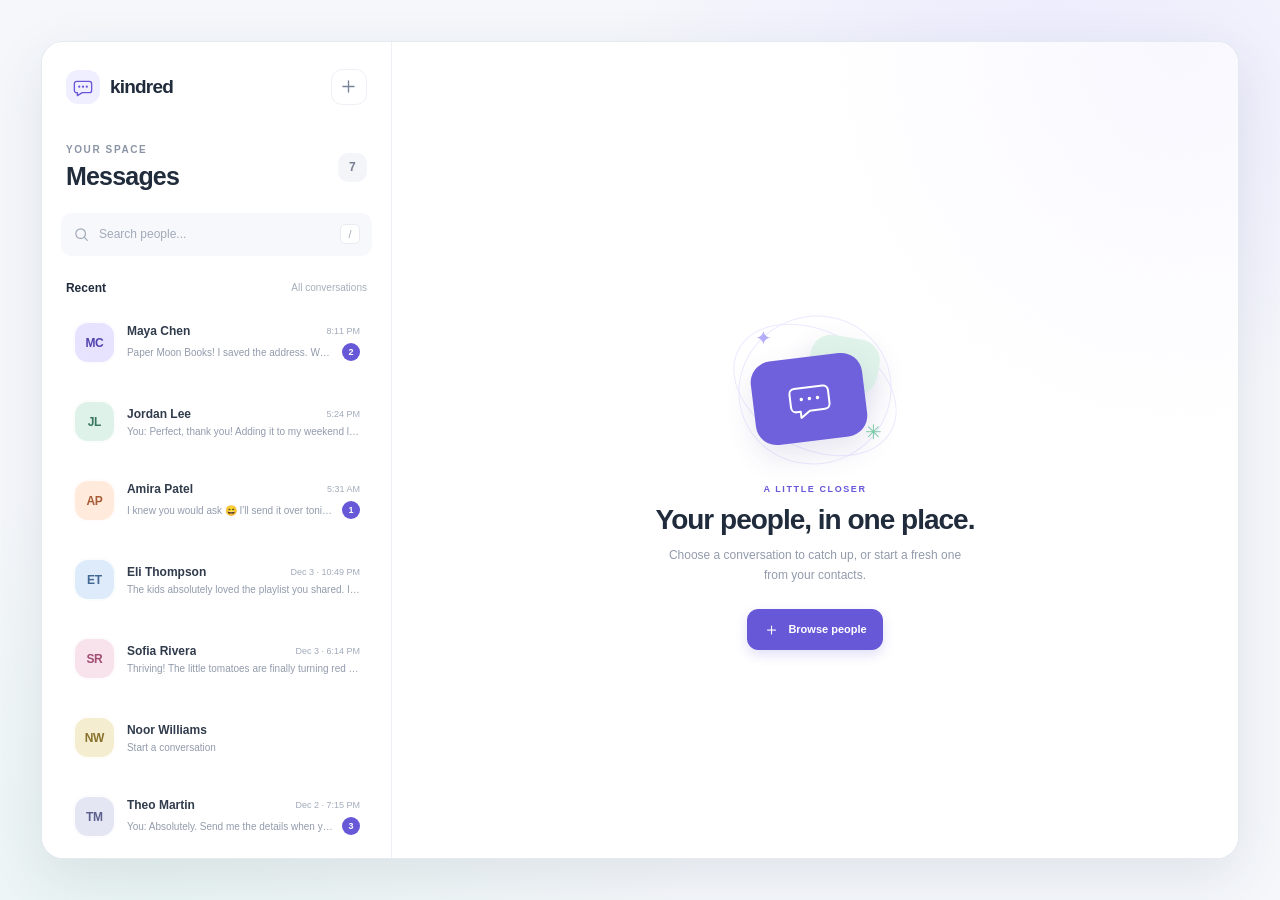
<file: index.html>
<!doctype html>
<html lang="en">
  <head>
    <meta charset="utf-8">
    <meta name="viewport" content="width=device-width, initial-scale=1">
    <meta name="theme-color" content="#f5f7fb">
    <meta name="description" content="A simple, friendly chat app demo that saves conversations on your device.">
    <title>Kindred — your conversations</title>
    <link rel="stylesheet" href="assets/css/style.css">
    <script src="assets/js/app.js" defer></script>
  </head>
  <body>
    <main class="app-shell" id="appShell" data-view="contacts">
      <aside class="contacts-panel" aria-label="Your contacts">
        <header class="contacts-header">
          <a class="brand" href="#" aria-label="Kindred home">
            <span class="brand-mark" aria-hidden="true">
              <svg viewBox="0 0 32 32" focusable="false">
                <path d="M7.5 8.5h17a3 3 0 0 1 3 3v9a3 3 0 0 1-3 3H15l-6.5 4v-4h-1a3 3 0 0 1-3-3v-9a3 3 0 0 1 3-3Z"></path>
                <path d="M11 15.5h.01M16 15.5h.01M21 15.5h.01"></path>
              </svg>
            </span>
            <span>kindred</span>
          </a>
          <button class="icon-button compose-button" id="composeButton" type="button" aria-label="Start a conversation" title="Start a conversation">
            <svg viewBox="0 0 24 24" aria-hidden="true" focusable="false">
              <path d="M12 5v14M5 12h14"></path>
            </svg>
          </button>
        </header>

        <div class="contacts-title">
          <div>
            <p class="eyebrow">YOUR SPACE</p>
            <h1>Messages</h1>
          </div>
          <span class="contact-count" id="contactCount" aria-label="0 contacts">0</span>
        </div>

        <label class="search-box" for="contactSearch">
          <svg viewBox="0 0 24 24" aria-hidden="true" focusable="false">
            <circle cx="10.8" cy="10.8" r="6.8"></circle>
            <path d="m16 16 4.2 4.2"></path>
          </svg>
          <span class="visually-hidden">Search contacts</span>
          <input id="contactSearch" type="search" placeholder="Search people..." autocomplete="off">
          <kbd aria-hidden="true">/</kbd>
        </label>

        <div class="list-label">
          <h2>Recent</h2>
          <span>All conversations</span>
        </div>
        <nav class="contact-list" id="contactList" aria-label="Conversations"></nav>
        <p class="contact-empty" id="contactEmpty" hidden>No people match that search. Try another name.</p>

        <footer class="contacts-footer">
          <span class="device-icon" aria-hidden="true">
            <svg viewBox="0 0 20 20" focusable="false">
              <rect x="4" y="2.5" width="12" height="15" rx="2"></rect>
              <path d="M8 14.5h4"></path>
            </svg>
          </span>
          <span>Saved on this device</span>
          <span class="privacy-dot" aria-hidden="true"></span>
        </footer>
      </aside>

      <section class="conversation-panel" aria-label="Conversation">
        <div class="empty-conversation" id="emptyConversation">
          <div class="empty-art" aria-hidden="true">
            <span class="art-orbit orbit-one"></span>
            <span class="art-orbit orbit-two"></span>
            <span class="art-bubble bubble-back"></span>
            <span class="art-bubble bubble-front">
              <svg viewBox="0 0 48 48" focusable="false">
                <path d="M10 12h28a5 5 0 0 1 5 5v13a5 5 0 0 1-5 5H23l-9 6v-6h-4a5 5 0 0 1-5-5V17a5 5 0 0 1 5-5Z"></path>
                <path d="M16 23h.01M24 23h.01M32 23h.01"></path>
              </svg>
            </span>
            <span class="art-sparkle sparkle-one">✦</span>
            <span class="art-sparkle sparkle-two">✳</span>
          </div>
          <p class="eyebrow">A LITTLE CLOSER</p>
          <h2 id="emptyHeading">Your people, in one place.</h2>
          <p class="empty-copy" id="emptyCopy">Choose a conversation to catch up, or start a fresh one from your contacts.</p>
          <button class="primary-button empty-action" id="emptyAction" type="button">
            <span aria-hidden="true">＋</span> Browse people
          </button>
        </div>

        <div class="chat-view" id="chatView" hidden>
          <header class="chat-header">
            <button class="icon-button back-button" id="backButton" type="button" aria-label="Back to contacts">
              <svg viewBox="0 0 24 24" aria-hidden="true" focusable="false">
                <path d="m15 18-6-6 6-6M9 12h11"></path>
              </svg>
            </button>
            <div class="chat-person" id="chatPerson"></div>
            <button class="clear-button" id="clearButton" type="button" disabled>
              <svg viewBox="0 0 20 20" aria-hidden="true" focusable="false">
                <path d="M4.5 6h11M8 6V4h4v2m2 0-.6 10H6.6L6 6m2.5 3v4m3-4v4"></path>
              </svg>
              <span>Clear chat</span>
            </button>
          </header>

          <div class="conversation-intro" id="conversationIntro"></div>
          <div class="message-area" id="messageArea">
            <div class="message-list" id="messageList" role="log" aria-label="Messages" aria-live="polite" aria-relevant="additions text"></div>
          </div>
          <div class="composer-wrap">
            <form class="composer" id="messageForm">
              <label class="visually-hidden" for="messageInput">Write a message</label>
              <textarea id="messageInput" name="message" rows="1" maxlength="2000" placeholder="Write a message..." disabled></textarea>
              <div class="composer-actions">
                <span class="composer-hint">Enter to send <span aria-hidden="true">·</span> Shift + Enter for a new line</span>
                <button class="send-button" id="sendButton" type="submit" disabled aria-label="Send message">
                  <span>Send</span>
                  <svg viewBox="0 0 20 20" aria-hidden="true" focusable="false">
                    <path d="m3.5 10 13-6-4.8 12-2-5.3L3.5 10Z"></path>
                    <path d="m9.7 10.7 6.8-6.6"></path>
                  </svg>
                </button>
              </div>
            </form>
            <p class="local-note">A quiet place to talk. Messages stay in this browser.</p>
          </div>
        </div>
      </section>

      <p class="app-notice" id="appNotice" role="status" aria-live="polite" hidden></p>
    </main>
  </body>
</html>
</file>
<file: assets/css/style.css>
:root {
  color-scheme: light;
  --ink: #202b3c;
  --muted: #8a94a5;
  --soft-muted: #a7afbc;
  --line: #edf0f5;
  --panel: #fff;
  --canvas: #f5f7fb;
  --accent: #6758d8;
  --accent-dark: #5547c4;
  --accent-soft: #f0efff;
  --green: #41af86;
  --shadow: 0 18px 55px rgb(44 55 82 / 10%);
  font-family: "Aptos", "Segoe UI", sans-serif;
  font-synthesis: none;
  text-rendering: optimizeLegibility;
}

* {
  box-sizing: border-box;
}

body {
  min-width: 320px;
  min-height: 100vh;
  margin: 0;
  padding: clamp(14px, 3.2vw, 42px);
  color: var(--ink);
  background:
    radial-gradient(ellipse at 82% 10%, rgb(226 224 255 / 54%), transparent 30%),
    radial-gradient(ellipse at 12% 100%, rgb(224 242 237 / 55%), transparent 34%),
    var(--canvas);
}

button,
input,
textarea {
  font: inherit;
}

button {
  color: inherit;
}

button:focus-visible,
a:focus-visible,
input:focus-visible,
textarea:focus-visible {
  outline: 3px solid rgb(103 88 216 / 45%);
  outline-offset: 3px;
}

.app-shell {
  display: grid;
  grid-template-columns: minmax(290px, 350px) minmax(0, 1fr);
  width: min(1200px, 100%);
  height: min(820px, calc(100vh - clamp(28px, 6.4vw, 84px)));
  min-height: 580px;
  margin: auto;
  overflow: hidden;
  background: var(--panel);
  border: 1px solid rgb(227 231 239 / 90%);
  border-radius: 22px;
  box-shadow: var(--shadow);
}

.contacts-panel {
  z-index: 1;
  display: flex;
  min-width: 0;
  flex-direction: column;
  padding: 27px 19px 17px;
  background: #fff;
  border-right: 1px solid var(--line);
}

.contacts-header,
.contacts-title,
.list-label,
.chat-header,
.composer-actions {
  display: flex;
  align-items: center;
  justify-content: space-between;
}

.contacts-header {
  padding: 0 5px;
}

.brand {
  display: inline-flex;
  align-items: center;
  gap: 10px;
  color: var(--ink);
  font-family: "Aptos Display", "Segoe UI", sans-serif;
  font-size: 19px;
  font-weight: 800;
  letter-spacing: -0.8px;
  text-decoration: none;
}

.brand-mark {
  display: grid;
  width: 34px;
  height: 34px;
  place-items: center;
  background: var(--accent-soft);
  border-radius: 12px;
}

.brand-mark svg {
  width: 24px;
  fill: none;
  stroke: var(--accent);
  stroke-linecap: round;
  stroke-linejoin: round;
  stroke-width: 1.8;
}

.brand-mark svg path:last-child {
  stroke-width: 3;
}

.icon-button {
  display: inline-grid;
  width: 38px;
  height: 38px;
  flex: 0 0 auto;
  place-items: center;
  padding: 0;
  color: #788397;
  background: #fff;
  border: 1px solid var(--line);
  border-radius: 12px;
  cursor: pointer;
  transition: color 160ms ease, background 160ms ease, border-color 160ms ease, transform 160ms ease;
}

.icon-button:hover:not(:disabled) {
  color: var(--accent);
  background: var(--accent-soft);
  border-color: #e2dfff;
  transform: translateY(-1px);
}

.icon-button:active:not(:disabled) {
  transform: translateY(0);
}

.icon-button:disabled,
.send-button:disabled,
.clear-button:disabled {
  color: #bec4cf;
  background: #fafbfc;
  border-color: #eff1f4;
  cursor: not-allowed;
}

.icon-button svg,
.clear-button svg,
.send-button svg,
.search-box svg,
.device-icon svg {
  width: 19px;
  fill: none;
  stroke: currentColor;
  stroke-linecap: round;
  stroke-linejoin: round;
  stroke-width: 1.7;
}

.compose-button {
  width: 36px;
  height: 36px;
  border-radius: 11px;
}

.contacts-title {
  margin: 39px 5px 22px;
}

.eyebrow {
  margin: 0 0 7px;
  color: var(--muted);
  font-size: 10px;
  font-weight: 700;
  letter-spacing: 1.6px;
}

h1,
h2,
p {
  margin-top: 0;
}

.contacts-title h1 {
  margin: 0;
  font-family: "Aptos Display", "Segoe UI", sans-serif;
  font-size: 25px;
  font-weight: 700;
  letter-spacing: -0.8px;
}

.contact-count {
  display: grid;
  width: 29px;
  height: 29px;
  place-items: center;
  color: #767f91;
  background: #f3f5f9;
  border-radius: 10px;
  font-size: 12px;
  font-weight: 700;
}

.search-box {
  display: flex;
  height: 43px;
  align-items: center;
  gap: 9px;
  padding: 0 11px;
  color: #a1aaba;
  background: #f7f8fb;
  border: 1px solid transparent;
  border-radius: 11px;
  transition: border-color 160ms ease, background 160ms ease;
}

.search-box:focus-within {
  background: #fff;
  border-color: #c9c3ff;
}

.search-box svg {
  width: 17px;
  flex: 0 0 auto;
}

.search-box input {
  width: 100%;
  min-width: 0;
  padding: 0;
  color: var(--ink);
  background: transparent;
  border: 0;
  outline: 0;
  font-size: 12px;
}

.search-box input::placeholder {
  color: #a1aaba;
}

.search-box kbd {
  display: grid;
  width: 20px;
  height: 20px;
  flex: 0 0 auto;
  place-items: center;
  color: #a1aaba;
  background: #fff;
  border: 1px solid #e8ebf1;
  border-radius: 5px;
  font-family: inherit;
  font-size: 11px;
}

.list-label {
  margin: 25px 5px 10px;
}

.list-label h2 {
  margin: 0;
  font-size: 12px;
  font-weight: 700;
}

.list-label span {
  color: var(--soft-muted);
  font-size: 10px;
}

.contact-list {
  display: flex;
  min-height: 0;
  flex: 1;
  flex-direction: column;
  gap: 3px;
  overflow-y: auto;
  padding: 0 2px 6px;
  scrollbar-color: #dce1ea transparent;
  scrollbar-width: thin;
}

.contact-item {
  position: relative;
  display: flex;
  width: 100%;
  min-height: 76px;
  align-items: center;
  gap: 11px;
  padding: 10px 9px;
  text-align: left;
  background: transparent;
  border: 1px solid transparent;
  border-radius: 13px;
  cursor: pointer;
  transition: background 150ms ease, border-color 150ms ease;
}

.contact-item:hover {
  background: #f8f8fc;
}

.contact-item[aria-current="true"] {
  background: #f3f2ff;
  border-color: #e7e4ff;
}

.avatar {
  display: grid;
  width: 43px;
  height: 43px;
  flex: 0 0 auto;
  place-items: center;
  color: var(--avatar-ink, #5142ad);
  background: var(--avatar-bg, #e8e4ff);
  border: 2px solid rgb(255 255 255 / 88%);
  border-radius: 15px;
  font-family: "Aptos Display", "Segoe UI", sans-serif;
  font-size: 12px;
  font-weight: 800;
  letter-spacing: -0.3px;
}

.contact-copy {
  display: grid;
  min-width: 0;
  flex: 1;
  gap: 5px;
}

.contact-topline,
.contact-bottomline {
  display: flex;
  min-width: 0;
  align-items: center;
  justify-content: space-between;
  gap: 7px;
}

.contact-name {
  overflow: hidden;
  color: #303b4c;
  font-size: 12px;
  font-weight: 700;
  text-overflow: ellipsis;
  white-space: nowrap;
}

.contact-time {
  flex: 0 0 auto;
  color: #a1aaba;
  font-size: 9px;
}

.contact-preview {
  overflow: hidden;
  color: #929bac;
  font-size: 10px;
  text-overflow: ellipsis;
  white-space: nowrap;
}

.unread-badge {
  display: grid;
  min-width: 18px;
  height: 18px;
  flex: 0 0 auto;
  place-items: center;
  padding: 0 5px;
  color: #fff;
  background: var(--accent);
  border-radius: 9px;
  font-size: 9px;
  font-weight: 700;
}

.contact-empty {
  padding: 15px 9px;
  color: var(--muted);
  font-size: 12px;
  line-height: 1.6;
}

.contacts-footer {
  display: flex;
  align-items: center;
  gap: 8px;
  padding: 14px 5px 2px;
  color: #8b95a5;
  border-top: 1px solid var(--line);
  font-size: 10px;
}

.device-icon {
  display: grid;
  width: 24px;
  height: 24px;
  place-items: center;
  color: var(--accent);
  background: var(--accent-soft);
  border-radius: 8px;
}

.device-icon svg {
  width: 13px;
  stroke-width: 1.6;
}

.privacy-dot {
  width: 6px;
  height: 6px;
  margin-left: auto;
  background: var(--green);
  border-radius: 50%;
}

.conversation-panel {
  position: relative;
  display: flex;
  min-width: 0;
  flex-direction: column;
  overflow: hidden;
  background:
    radial-gradient(ellipse at 93% 0%, rgb(245 243 255 / 63%), transparent 33%),
    #fff;
}

.empty-conversation {
  display: flex;
  width: min(420px, 90%);
  flex: 1;
  flex-direction: column;
  align-items: center;
  justify-content: center;
  align-self: center;
  padding: 30px;
  text-align: center;
}

.empty-art {
  position: relative;
  width: 174px;
  height: 158px;
  margin-bottom: 15px;
}

.art-orbit {
  position: absolute;
  border: 1px solid #eceaff;
  border-radius: 50%;
}

.orbit-one {
  inset: 5px 10px;
  transform: rotate(-23deg);
}

.orbit-two {
  inset: 20px 0;
  transform: rotate(28deg);
}

.art-bubble {
  position: absolute;
  display: grid;
  place-items: center;
  border-radius: 21px;
  box-shadow: 0 12px 30px rgb(64 56 142 / 13%);
}

.bubble-back {
  top: 26px;
  right: 23px;
  width: 70px;
  height: 55px;
  background: #dff3ea;
  transform: rotate(10deg);
}

.bubble-front {
  top: 46px;
  left: 25px;
  width: 112px;
  height: 84px;
  background: #6f60dc;
  transform: rotate(-7deg);
}

.bubble-front svg {
  width: 49px;
  fill: none;
  stroke: #fff;
  stroke-linecap: round;
  stroke-linejoin: round;
  stroke-width: 2;
}

.bubble-front svg path:last-child {
  stroke-width: 3.4;
}

.art-sparkle {
  position: absolute;
  color: #b4aefa;
  font-size: 20px;
}

.sparkle-one {
  top: 15px;
  left: 27px;
}

.sparkle-two {
  right: 20px;
  bottom: 25px;
  color: #7cc9a9;
}

.empty-conversation .eyebrow {
  margin-bottom: 10px;
  color: var(--accent);
  font-size: 9px;
}

.empty-conversation h2 {
  max-width: 320px;
  margin: 0 0 9px;
  font-family: "Aptos Display", "Segoe UI", sans-serif;
  font-size: clamp(22px, 2.4vw, 28px);
  font-weight: 700;
  letter-spacing: -1px;
}

.empty-copy {
  max-width: 310px;
  margin: 0 0 23px;
  color: #929bac;
  font-size: 12px;
  line-height: 1.7;
}

.primary-button,
.send-button {
  display: inline-flex;
  min-height: 41px;
  align-items: center;
  justify-content: center;
  gap: 8px;
  padding: 0 15px;
  color: #fff;
  background: var(--accent);
  border: 1px solid var(--accent);
  border-radius: 11px;
  box-shadow: 0 5px 12px rgb(103 88 216 / 19%);
  cursor: pointer;
  font-size: 11px;
  font-weight: 700;
  transition: background 150ms ease, transform 150ms ease, box-shadow 150ms ease;
}

.primary-button:hover:not(:disabled),
.send-button:hover:not(:disabled) {
  background: var(--accent-dark);
  box-shadow: 0 7px 15px rgb(103 88 216 / 25%);
  transform: translateY(-1px);
}

.primary-button:active:not(:disabled),
.send-button:active:not(:disabled) {
  transform: translateY(0);
}

.empty-action span {
  font-size: 17px;
  font-weight: 400;
}

.chat-view {
  display: flex;
  min-height: 0;
  flex: 1;
  flex-direction: column;
}

.chat-view[hidden],
.empty-conversation[hidden] {
  display: none;
}

.chat-header {
  min-height: 82px;
  gap: 12px;
  padding: 15px 27px;
  background: rgb(255 255 255 / 82%);
  border-bottom: 1px solid var(--line);
}

.back-button {
  display: none;
}

.chat-person {
  display: flex;
  min-width: 0;
  flex: 1;
  align-items: center;
  gap: 12px;
}

.chat-person .avatar {
  width: 45px;
  height: 45px;
  border-radius: 16px;
}

.chat-person-copy {
  min-width: 0;
}

.chat-person-copy h2 {
  overflow: hidden;
  margin: 0 0 4px;
  font-family: "Manrope", "Segoe UI", sans-serif;
  font-size: 14px;
  font-weight: 700;
  text-overflow: ellipsis;
  white-space: nowrap;
}

.chat-person-copy p {
  margin: 0;
  color: #9aa3b1;
  font-size: 10px;
}

.clear-button {
  display: inline-flex;
  min-height: 35px;
  align-items: center;
  gap: 6px;
  padding: 0 10px;
  color: #8b95a5;
  background: #fff;
  border: 1px solid #eceff4;
  border-radius: 9px;
  cursor: pointer;
  font-size: 10px;
  font-weight: 600;
  transition: background 150ms ease, color 150ms ease, border-color 150ms ease;
}

.clear-button svg {
  width: 15px;
}

.clear-button:hover:not(:disabled) {
  color: #c65562;
  background: #fff7f7;
  border-color: #f2d9dc;
}

.conversation-intro {
  padding: 13px 20px 9px;
  color: #a0a8b5;
  font-size: 10px;
  text-align: center;
}

.message-area {
  display: flex;
  min-height: 0;
  flex: 1;
  flex-direction: column;
  overflow-y: auto;
  padding: 12px clamp(18px, 5vw, 68px) 25px;
  scrollbar-color: #dce1ea transparent;
  scrollbar-width: thin;
}

.message-list {
  display: flex;
  min-height: 100%;
  flex-direction: column;
  gap: 17px;
}

.message-empty {
  display: flex;
  min-height: 210px;
  flex: 1;
  flex-direction: column;
  align-items: center;
  justify-content: center;
  color: #a0a8b5;
  text-align: center;
}

.message-empty-mark {
  display: grid;
  width: 44px;
  height: 44px;
  place-items: center;
  margin-bottom: 12px;
  color: var(--accent);
  background: var(--accent-soft);
  border-radius: 15px;
  font-size: 20px;
}

.message-empty strong {
  margin-bottom: 5px;
  color: #596477;
  font-size: 12px;
}

.message-empty span {
  font-size: 10px;
}

.message-row {
  display: flex;
  align-items: flex-end;
  gap: 8px;
}

.message-row.outgoing {
  justify-content: flex-end;
}

.message-avatar {
  display: grid;
  width: 25px;
  height: 25px;
  flex: 0 0 auto;
  place-items: center;
  color: var(--avatar-ink, #5142ad);
  background: var(--avatar-bg, #e8e4ff);
  border-radius: 9px;
  font-size: 8px;
  font-weight: 800;
}

.message-content {
  display: flex;
  max-width: min(72%, 440px);
  flex-direction: column;
  gap: 5px;
}

.outgoing .message-content {
  align-items: flex-end;
}

.message-bubble {
  padding: 11px 14px;
  color: #465165;
  background: #f3f5f9;
  border-radius: 15px 15px 15px 4px;
  font-size: 12px;
  line-height: 1.65;
  overflow-wrap: anywhere;
  white-space: pre-wrap;
}

.outgoing .message-bubble {
  color: #fff;
  background: var(--accent);
  border-radius: 15px 15px 4px 15px;
}

.message-time {
  padding: 0 3px;
  color: #a6aebb;
  font-size: 9px;
}

.outgoing .message-time {
  text-align: right;
}

.composer-wrap {
  padding: 15px clamp(18px, 5vw, 68px) 17px;
  background: linear-gradient(0deg, #fff 75%, rgb(255 255 255 / 0%));
  border-top: 1px solid var(--line);
}

.composer {
  padding: 11px 12px 9px 15px;
  background: #fff;
  border: 1px solid #e7eaf0;
  border-radius: 14px;
  box-shadow: 0 5px 18px rgb(44 55 82 / 5%);
  transition: border-color 150ms ease, box-shadow 150ms ease;
}

.composer:focus-within {
  border-color: #c8c2fa;
  box-shadow: 0 0 0 3px rgb(103 88 216 / 8%);
}

.composer textarea {
  display: block;
  width: 100%;
  max-height: 130px;
  min-height: 26px;
  resize: vertical;
  padding: 2px 0 8px;
  color: var(--ink);
  background: transparent;
  border: 0;
  outline: 0;
  font-size: 12px;
  line-height: 1.6;
}

.composer textarea:disabled {
  color: #aab1bd;
  cursor: not-allowed;
}

.composer textarea::placeholder {
  color: #a5adba;
}

.composer-actions {
  min-height: 35px;
  gap: 10px;
}

.composer-hint {
  color: #a4acb9;
  font-size: 9px;
}

.send-button {
  min-height: 34px;
  padding: 0 11px;
  border-radius: 9px;
  font-size: 10px;
}

.send-button svg {
  width: 15px;
}

.local-note {
  margin: 9px 0 0;
  color: #a9b0bc;
  font-size: 9px;
  text-align: center;
}

.app-notice {
  position: fixed;
  z-index: 5;
  right: 24px;
  bottom: 20px;
  max-width: min(390px, calc(100vw - 32px));
  margin: 0;
  padding: 12px 16px;
  color: #fff;
  background: #354156;
  border-radius: 11px;
  box-shadow: 0 8px 26px rgb(32 43 60 / 20%);
  font-size: 12px;
  line-height: 1.5;
}

.app-notice[data-kind="error"] {
  background: #99474e;
}

.visually-hidden {
  position: absolute;
  width: 1px;
  height: 1px;
  overflow: hidden;
  clip: rect(0, 0, 0, 0);
  white-space: nowrap;
  clip-path: inset(50%);
}

@media (max-width: 760px) {
  body {
    padding: 0;
    background: #fff;
  }

  .app-shell {
    position: relative;
    display: block;
    width: 100%;
    height: 100dvh;
    min-height: 500px;
    border: 0;
    border-radius: 0;
    box-shadow: none;
  }

  .contacts-panel {
    position: absolute;
    inset: 0;
    padding: 20px 16px 13px;
    border-right: 0;
  }

  .contacts-title {
    margin-top: 31px;
  }

  .contact-item {
    min-height: 77px;
  }

  .conversation-panel {
    position: absolute;
    inset: 0;
    display: none;
  }

  .app-shell[data-view="conversation"] .contacts-panel {
    display: none;
  }

  .app-shell[data-view="conversation"] .conversation-panel {
    display: flex;
  }

  .empty-conversation {
    padding: 25px 20px;
  }

  .chat-header {
    min-height: 72px;
    padding: 12px 15px;
  }

  .back-button {
    display: inline-grid;
    width: 36px;
    height: 36px;
  }

  .chat-person {
    gap: 9px;
  }

  .chat-person .avatar {
    width: 40px;
    height: 40px;
  }

  .clear-button {
    width: 35px;
    min-width: 35px;
    justify-content: center;
    padding: 0;
  }

  .clear-button span {
    position: absolute;
    width: 1px;
    height: 1px;
    overflow: hidden;
    clip: rect(0, 0, 0, 0);
    clip-path: inset(50%);
  }

  .message-area {
    padding: 10px 17px 20px;
  }

  .composer-wrap {
    padding: 12px 14px max(13px, env(safe-area-inset-bottom));
  }

  .local-note {
    margin-top: 7px;
  }
}

@media (max-width: 380px) {
  .contacts-panel {
    padding-right: 12px;
    padding-left: 12px;
  }

  .composer-hint {
    font-size: 8px;
  }

  .chat-header {
    gap: 8px;
    padding-right: 10px;
    padding-left: 10px;
  }
}

@media (prefers-reduced-motion: reduce) {
  *,
  *::before,
  *::after {
    scroll-behavior: auto !important;
    transition-duration: 0.01ms !important;
  }
}
</file>
